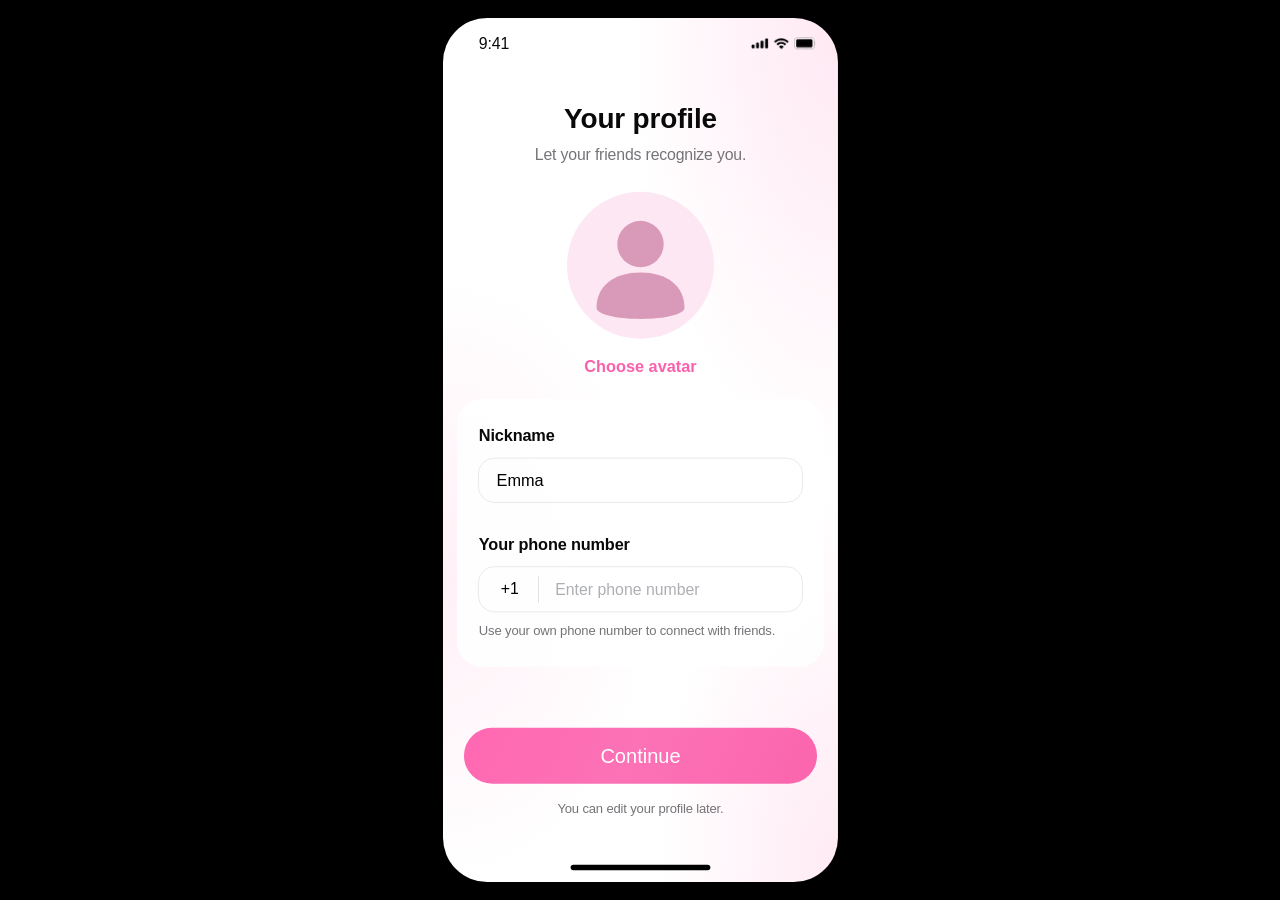
<file: location-html/index.html>
<!doctype html>
<html lang="en"><head><meta charset="UTF-8"><meta name="viewport" content="width=device-width, initial-scale=1"><title>Location · Location UI</title><link rel="stylesheet" href="styles.css?v=20261029-tabs2"></head><body data-page="location"><main id="viewer"><div id="viewport"><section id="screen" aria-label="Location"></section></div></main><script src="app.js?v=20261029-tabs2"></script><script src="product.js?v=20261029-tabs2"></script><script src="boot.js?v=20261029-tabs2"></script></body></html>
</file>
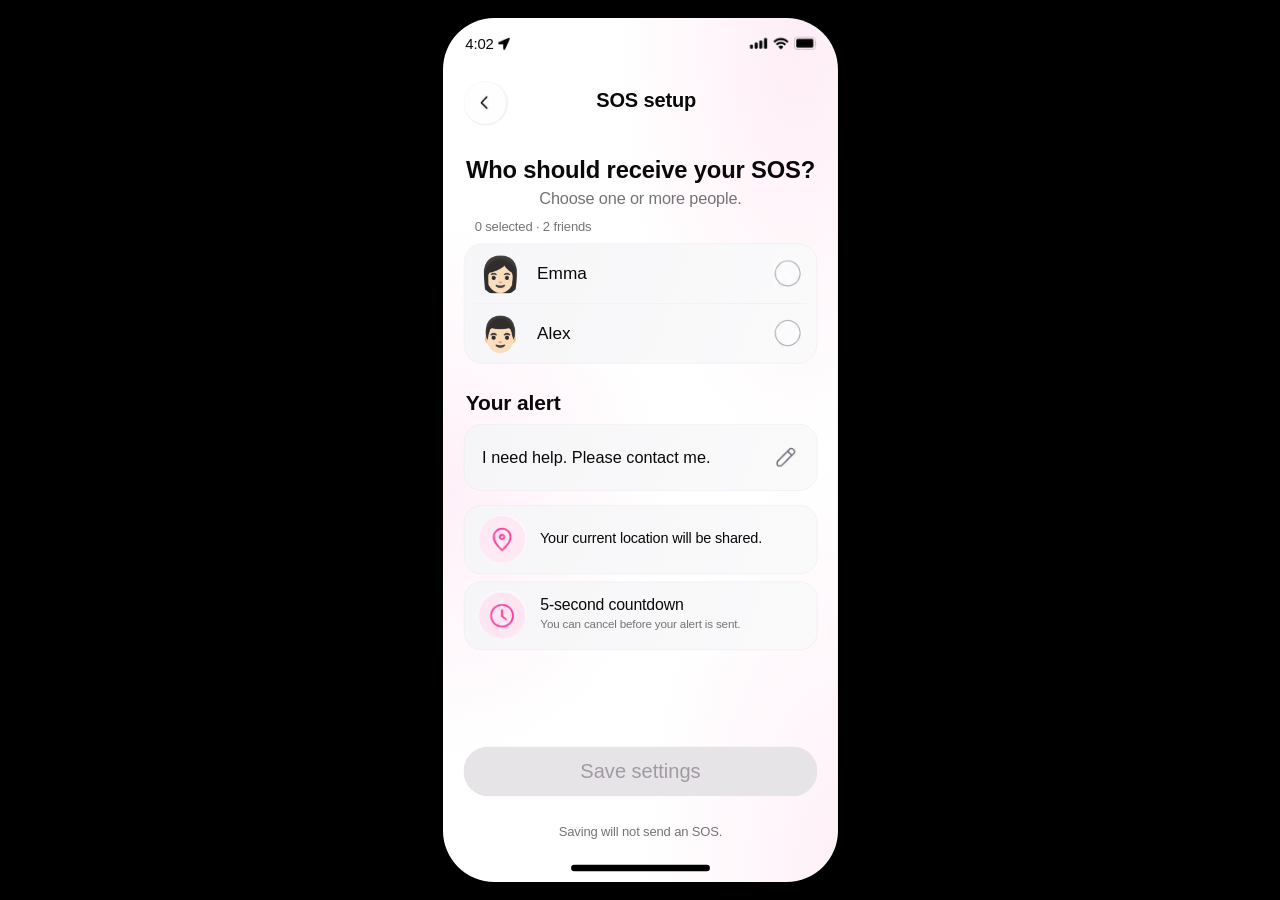
<file: location-html/active.html>
<!doctype html>
<html lang="en"><head><meta charset="UTF-8"><meta name="viewport" content="width=device-width, initial-scale=1"><title>Active · Location UI</title><link rel="stylesheet" href="styles.css?v=20261029-tabs2"></head><body data-page="active"><main id="viewer"><div id="viewport"><section id="screen" aria-label="Active"></section></div></main><script src="app.js?v=20261029-tabs2"></script><script src="product.js?v=20261029-tabs2"></script><script src="boot.js?v=20261029-tabs2"></script></body></html>
</file>
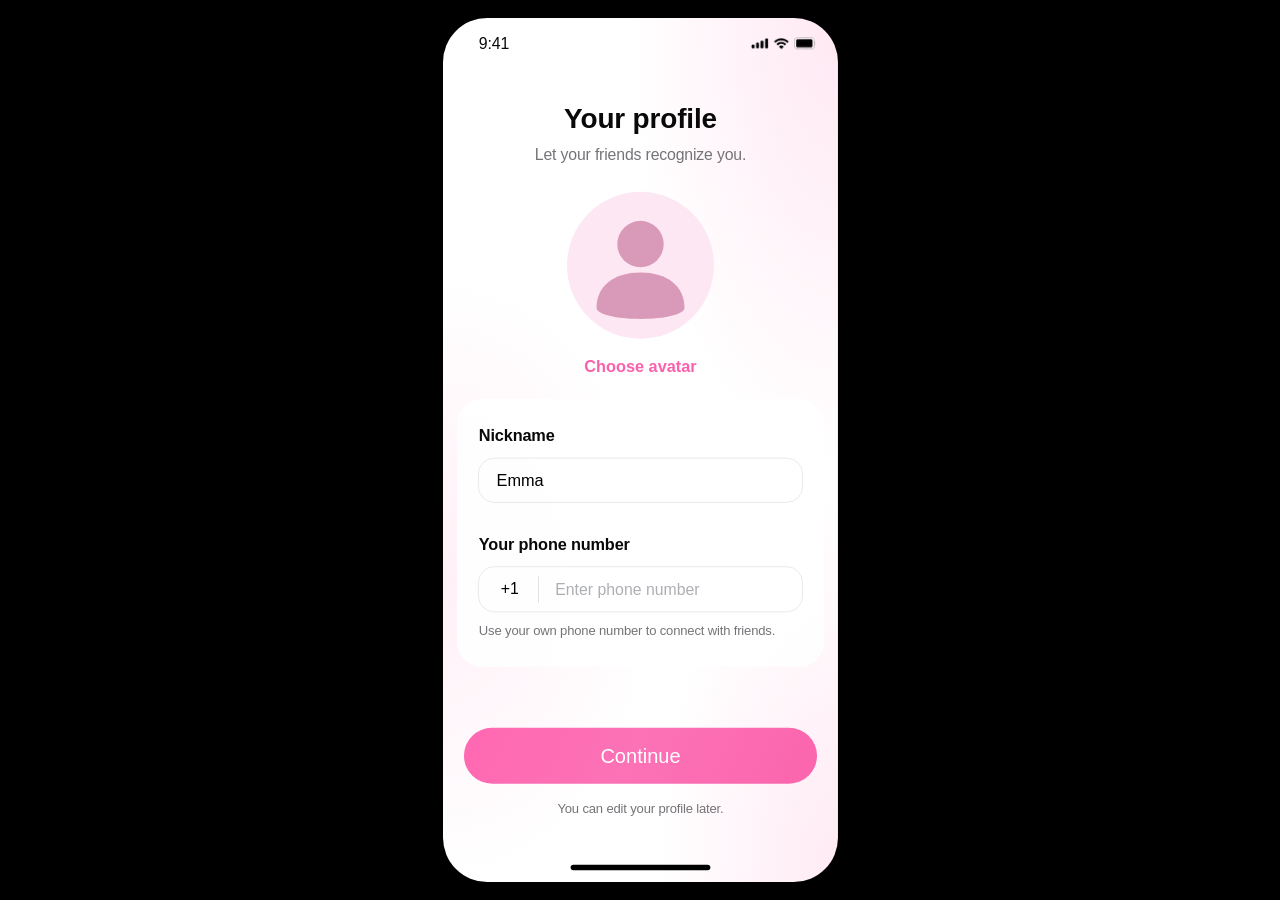
<file: location-html/activity.html>
<!doctype html>
<html lang="en"><head><meta charset="UTF-8"><meta name="viewport" content="width=device-width, initial-scale=1"><title>Activity · Location UI</title><link rel="stylesheet" href="styles.css?v=20261029-tabs2"></head><body data-page="activity"><main id="viewer"><div id="viewport"><section id="screen" aria-label="Activity"></section></div></main><script src="app.js?v=20261029-tabs2"></script><script src="product.js?v=20261029-tabs2"></script><script src="boot.js?v=20261029-tabs2"></script></body></html>
</file>
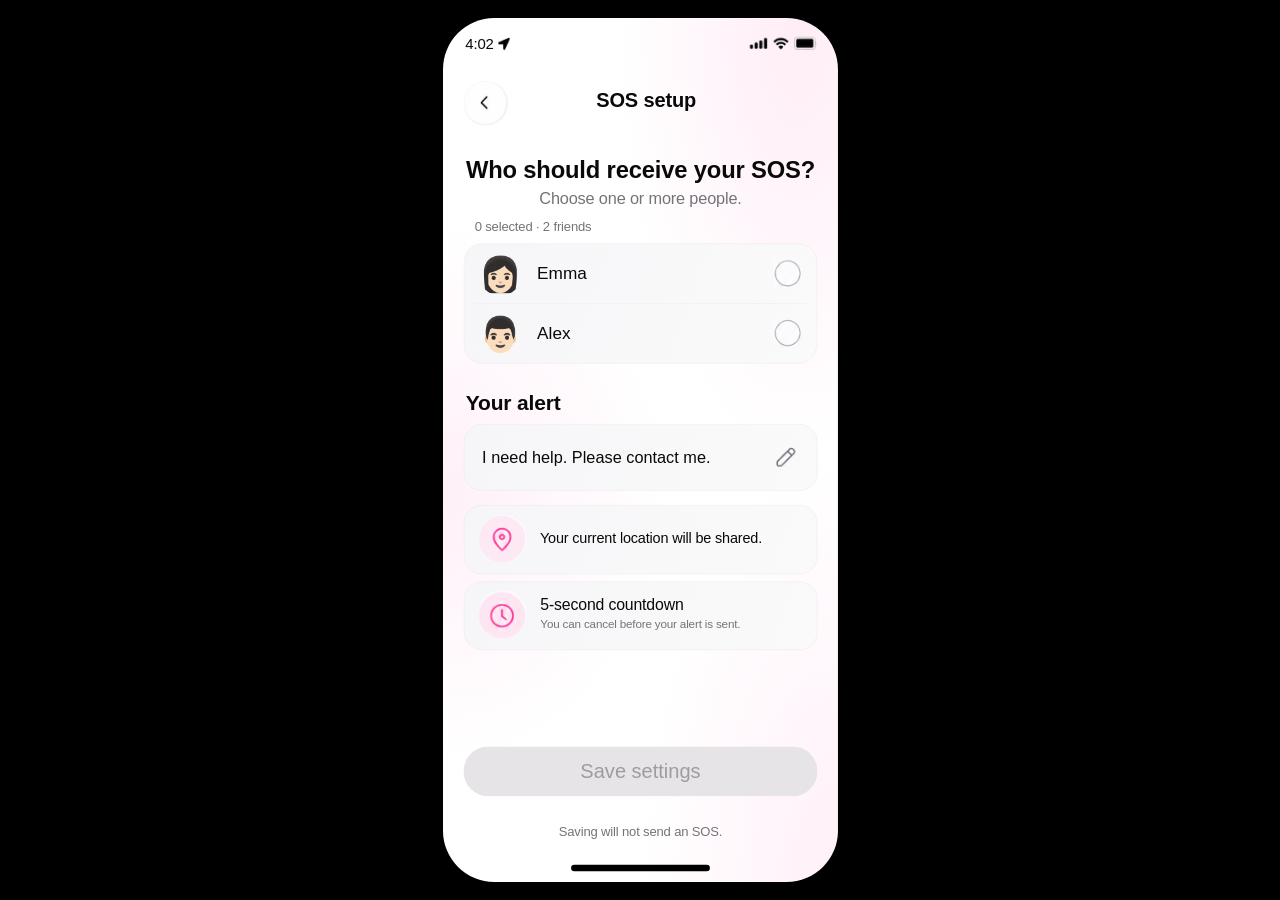
<file: location-html/countdown.html>
<!doctype html>
<html lang="en"><head><meta charset="UTF-8"><meta name="viewport" content="width=device-width, initial-scale=1"><title>Countdown · Location UI</title><link rel="stylesheet" href="styles.css?v=20261029-tabs2"></head><body data-page="countdown"><main id="viewer"><div id="viewport"><section id="screen" aria-label="Countdown"></section></div></main><script src="app.js?v=20261029-tabs2"></script><script src="product.js?v=20261029-tabs2"></script><script src="boot.js?v=20261029-tabs2"></script></body></html>
</file>
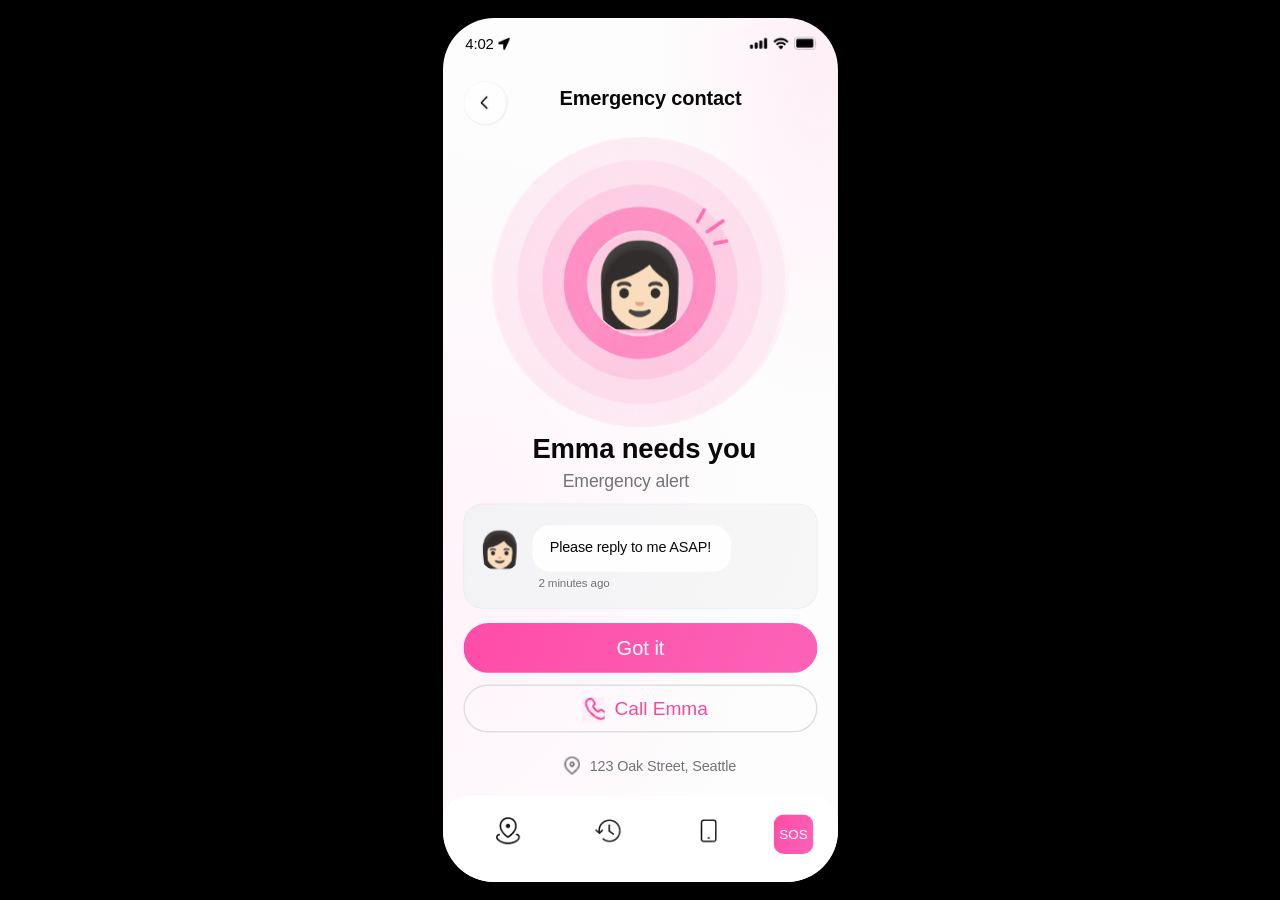
<file: location-html/emergency.html>
<!doctype html>
<html lang="en"><head><meta charset="UTF-8"><meta name="viewport" content="width=device-width, initial-scale=1"><title>Emergency · Location UI</title><link rel="stylesheet" href="styles.css?v=20261029-tabs2"></head><body data-page="emergency"><main id="viewer"><div id="viewport"><section id="screen" aria-label="Emergency"></section></div></main><script src="app.js?v=20261029-tabs2"></script><script src="product.js?v=20261029-tabs2"></script><script src="boot.js?v=20261029-tabs2"></script></body></html>
</file>
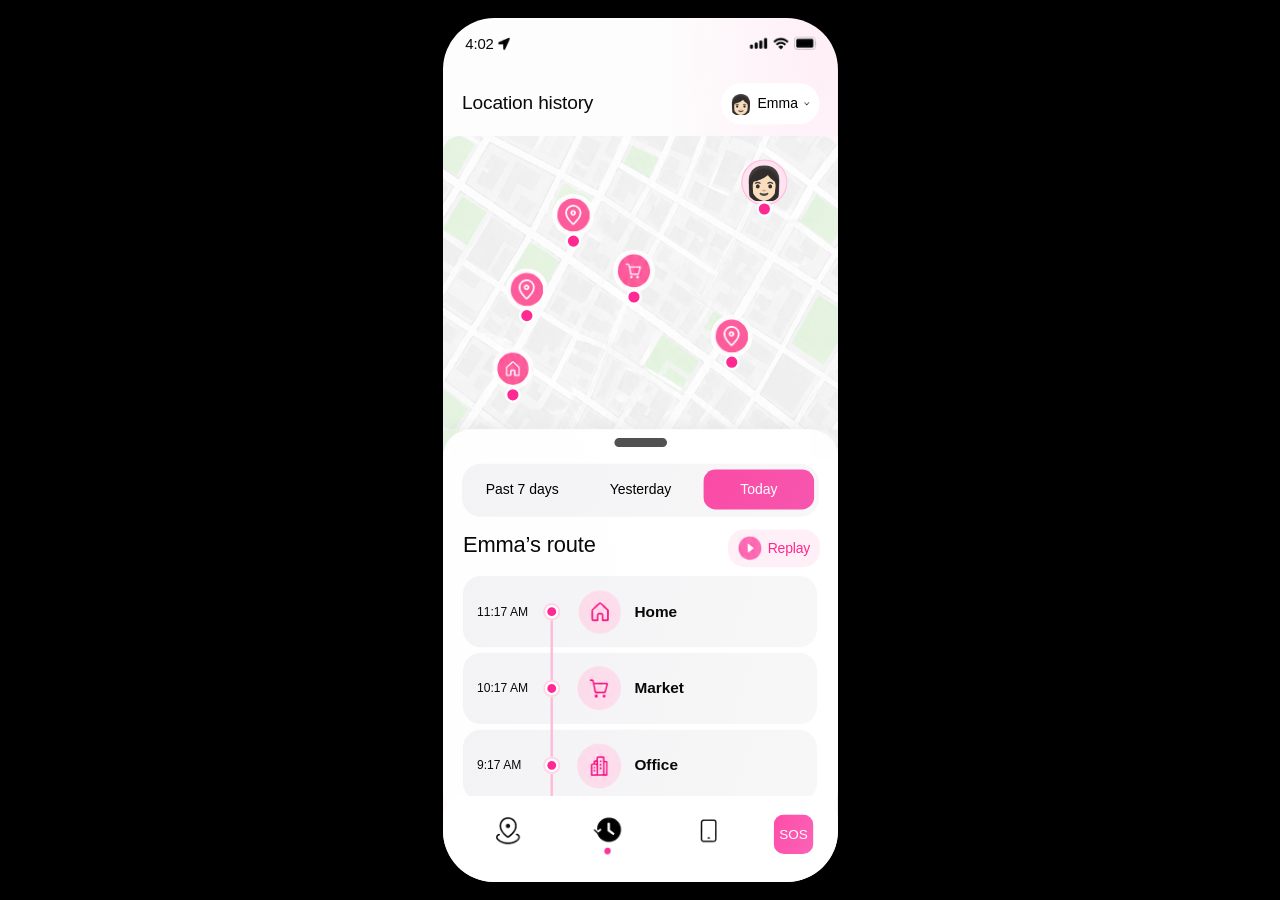
<file: location-html/history.html>
<!doctype html>
<html lang="en"><head><meta charset="UTF-8"><meta name="viewport" content="width=device-width, initial-scale=1"><title>History · Location UI</title><link rel="stylesheet" href="styles.css?v=20261029-tabs2"></head><body data-page="history"><main id="viewer"><div id="viewport"><section id="screen" aria-label="History"></section></div></main><script src="app.js?v=20261029-tabs2"></script><script src="product.js?v=20261029-tabs2"></script><script src="boot.js?v=20261029-tabs2"></script></body></html>
</file>
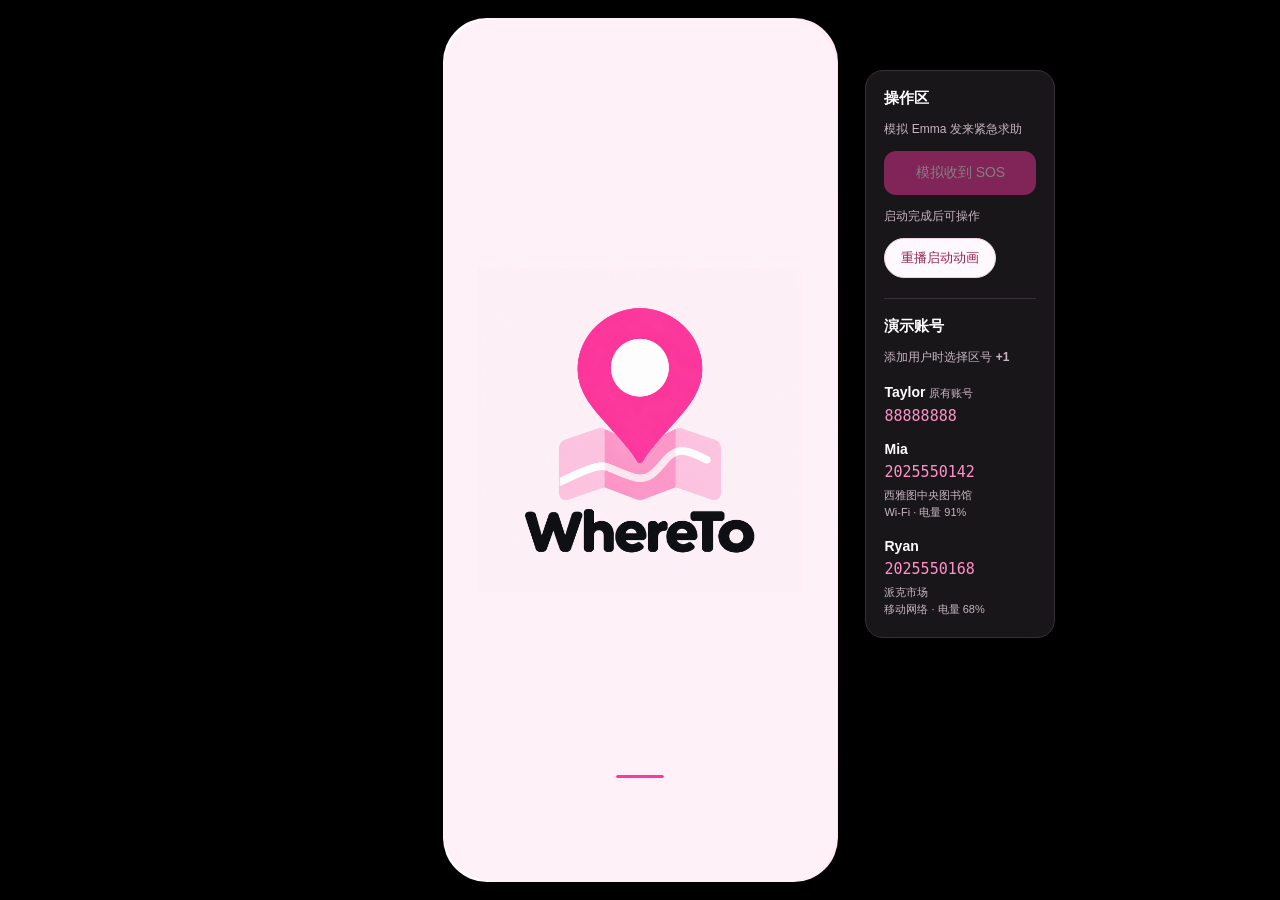
<file: location-html/launch.html>
<!doctype html>
<html lang="zh-CN">
<head>
  <meta charset="UTF-8">
  <meta name="viewport" content="width=device-width,initial-scale=1,viewport-fit=cover">
  <title>WhereTo · 启动动画</title>
  <style>
    * { box-sizing: border-box; }
    html, body { margin: 0; width: 100%; height: 100%; overflow: hidden; }
    body { background: #000; font-family: -apple-system, BlinkMacSystemFont, sans-serif; }
    iframe { position: absolute; inset: 0; width: 100%; height: 100%; border: 0; background: #000; }
    .splash { position: fixed; left: var(--app-left); top: var(--app-top); width: var(--app-width); height: var(--app-height); border-radius: var(--app-radius); overflow: hidden; z-index: 2; display: grid; place-items: center; background: #fff1f7; }
    .brand { width: 82%; margin-top: -10%; opacity: 0; transform: translateY(20px) scale(.94); }
    .brand img { display: block; width: 100%; height: auto; }
    .progress { position: absolute; bottom: 12%; width: 48px; height: 3px; border-radius: 3px; background: #f5d7e5; overflow: hidden; opacity: 0; }
    .progress::after { content: ''; display: block; height: 100%; border-radius: inherit; background: #ff36a5; transform: scaleX(0); transform-origin: left; }
    .running .brand { animation: arrive 950ms cubic-bezier(.18,.75,.25,1) 180ms forwards; }
    .running .progress { animation: appear 350ms ease 700ms forwards; }
    .running .progress::after { animation: load 1500ms cubic-bezier(.3,0,.2,1) 850ms forwards; }
    .leaving { opacity: 0; transition: opacity 500ms ease; pointer-events: none; }
    .replay { position: static; z-index: 3; right: 18px; bottom: max(18px, env(safe-area-inset-bottom)); border: 1px solid #edd3df; border-radius: 30px; padding: 10px 16px; color: #942250; background: #fff8fc; cursor: pointer; font: inherit; font-size: 13px; }
    .replay:focus-visible { outline: 3px solid #ff36a5; outline-offset: 3px; }
    .demo-controls { position: absolute; z-index: 3; left: calc(var(--app-left) + var(--app-width) + 28px); top: 42%; width: 190px; padding: 18px; border: 1px solid #383038; border-radius: 18px; background: #191619; color: #fff; }
    .demo-controls h2 { font-size: 15px; margin: 0 0 10px; }
    .demo-controls p, .demo-feedback { font-size: 12px; color: #c7b6c2; line-height: 1.6; }
    .demo-feedback { display: block; margin: 12px 0; }
    .receive-sos { width: 100%; border: 0; border-radius: 12px; padding: 13px 8px; background: #ff36a5; color: white; font: inherit; font-size: 14px; cursor: pointer; }
    .receive-sos:disabled { opacity: .45; cursor: default; }
    @media(max-width:900px) { html,body { overflow: auto; } .demo-controls { left: 50%; top: calc(var(--app-top) + var(--app-height) + 24px); transform: translateX(-50%); width: 260px; margin-bottom: 24px; } }
    .demo-accounts { margin-top: 20px; padding-top: 18px; border-top: 1px solid #383038; }
    .demo-accounts dl { margin: 0; }
    .demo-accounts dt { margin-top: 16px; font-size: 14px; font-weight: 600; }
    .demo-accounts dt span { font-size: 11px; color: #c7b6c2; font-weight: 400; }
    .demo-accounts dd { margin: 6px 0 0; }
    .demo-accounts code { font-size: 15px; color: #ff91c9; user-select: all; }
    .demo-accounts small { display: block; margin-top: 6px; color: #c7b6c2; font-size: 11px; line-height: 1.6; }
    @media(min-width:901px) { .demo-controls { top: 70px; max-height: calc(100vh - 94px); overflow-y: auto; } }
    @keyframes arrive { to { opacity: 1; transform: translateY(0) scale(1); } }
    @keyframes appear { to { opacity: 1; } }
    @keyframes load { to { transform: scaleX(1); } }
    @media (prefers-reduced-motion: reduce) {
      .running .brand { animation: appear 200ms ease forwards; transform: none; }
      .running .progress, .running .progress::after { animation: none; }
      .leaving { transition-duration: 150ms; }
    }
  </style>
</head>
<body>
  <iframe src="profile.html?onboarding=1&v=20261029-tabs2" title="WhereTo 首页" inert></iframe>
  <div class="splash" role="status" aria-label="WhereTo 正在启动">
    <div class="brand"><img src="assets/branding/whereto-logo-map-v4-blush.png" alt="WhereTo" fetchpriority="high"></div>
    <div class="progress" aria-hidden="true"></div>
  </div>
  <aside class="demo-controls" aria-label="演示操作区">
    <h2>操作区</h2><p>模拟 Emma 发来紧急求助</p>
    <button class="receive-sos" type="button" disabled>模拟收到 SOS</button>
    <span class="demo-feedback" role="status">启动完成后可操作</span>
    <button class="replay" type="button">重播启动动画</button>
    <section class="demo-accounts" aria-label="演示账号">
      <h2>演示账号</h2><p>添加用户时选择区号 <strong>+1</strong></p>
      <dl>
        <dt>Taylor <span>原有账号</span></dt><dd><code>88888888</code></dd>
        <dt>Mia</dt><dd><code>2025550142</code><small>西雅图中央图书馆<br>Wi-Fi · 电量 91%</small></dd>
        <dt>Ryan</dt><dd><code>2025550168</code><small>派克市场<br>移动网络 · 电量 68%</small></dd>
      </dl>
    </section>
  </aside>
  <script>
    const splash = document.querySelector('.splash');
    const app = document.querySelector('iframe');
    const logo = document.querySelector('.brand img');
    let exitTimer, hideTimer;
    function fitSplash() {
      // Match boot.js sizing and styles.css phone frame, in the embedded viewport.
      const mobile = innerWidth <= 600;
      const width = mobile ? innerWidth : Math.min(430, (innerHeight - 36) * 848 / 1855);
      const root = document.documentElement.style;
      root.setProperty('--app-width', width + 'px');
      root.setProperty('--app-height', width * 1855 / 848 + 'px');
      root.setProperty('--app-left', (innerWidth - width) / 2 + 'px');
      root.setProperty('--app-top', mobile ? '0px' : '18px');
      root.setProperty('--app-radius', width * 110 / 848 + 'px');
    }
    addEventListener('resize', fitSplash);
    fitSplash();
    function replay() {
      clearTimeout(exitTimer);
      clearTimeout(hideTimer);
      app.inert = true;
      document.querySelector('.receive-sos').disabled = true;
      splash.hidden = false;
      splash.style.display = 'grid';
      splash.classList.remove('running', 'leaving');
      void splash.offsetWidth;
      splash.classList.add('running');
      exitTimer = setTimeout(() => {
        splash.classList.add('leaving');
        app.inert = false;
        document.querySelector('.receive-sos').disabled = false;
        document.querySelector('.demo-feedback').textContent = '点击按钮，在手机内查看通知';
        hideTimer = setTimeout(() => { splash.style.display = 'none'; splash.hidden = true; }, 550);
      }, 2600);
    }
    document.querySelector('.replay').addEventListener('click', replay);
    document.querySelector('.receive-sos').addEventListener('click', () => {
      app.contentWindow.postMessage({type:'whereto-demo-sos'}, '*');
      document.querySelector('.demo-feedback').textContent = '已触发通知，点击手机顶部通知查看';
    });
    logo.decode().catch(() => {}).then(replay);
  </script>
</body>
</html>
</file>
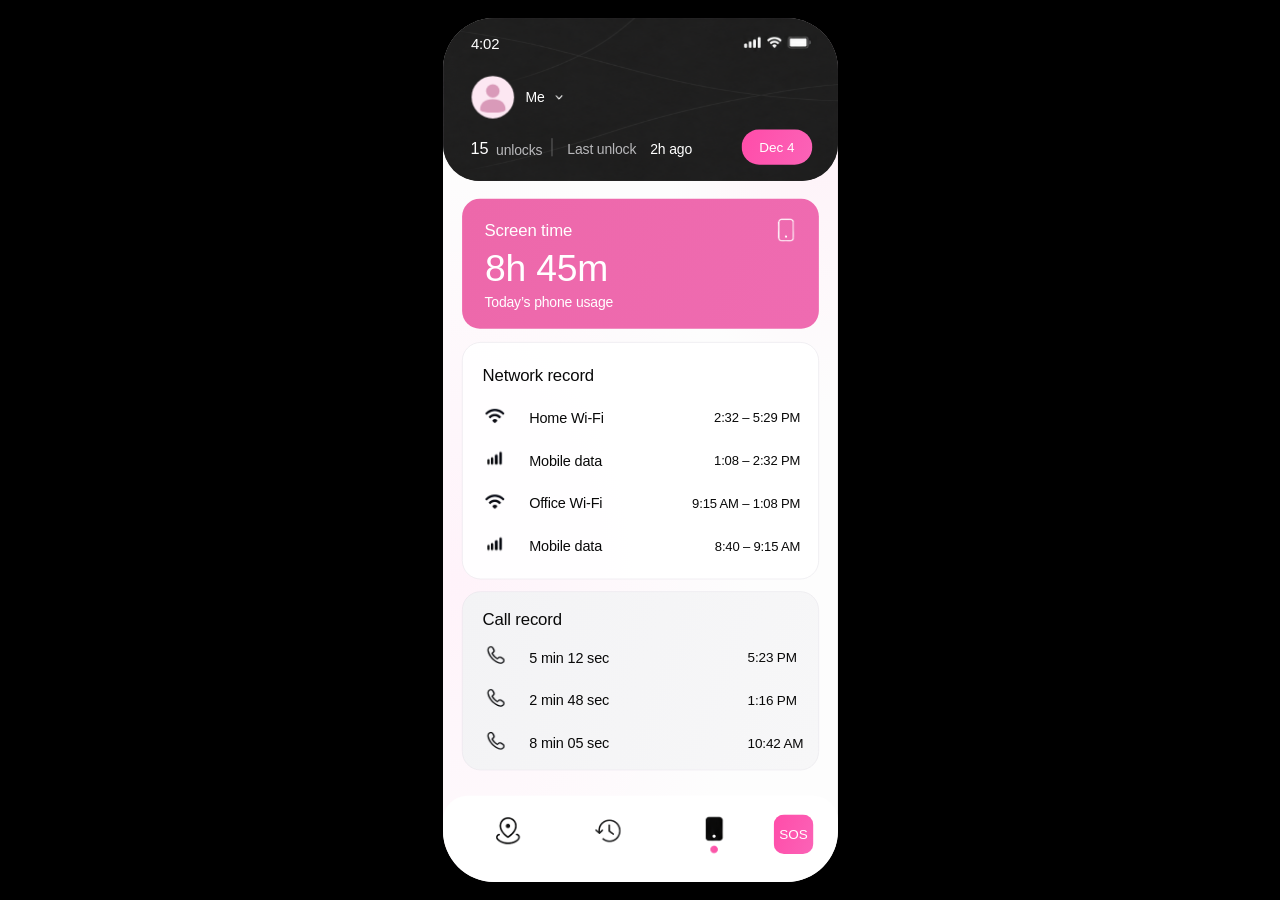
<file: location-html/overview.html>
<!doctype html>
<html lang="en"><head><meta charset="UTF-8"><meta name="viewport" content="width=device-width, initial-scale=1"><title>Overview · Location UI</title><link rel="stylesheet" href="styles.css?v=20261029-tabs2"></head><body data-page="overview"><main id="viewer"><div id="viewport"><section id="screen" aria-label="Overview"></section></div></main><script src="app.js?v=20261029-tabs2"></script><script src="product.js?v=20261029-tabs2"></script><script src="boot.js?v=20261029-tabs2"></script></body></html>
</file>
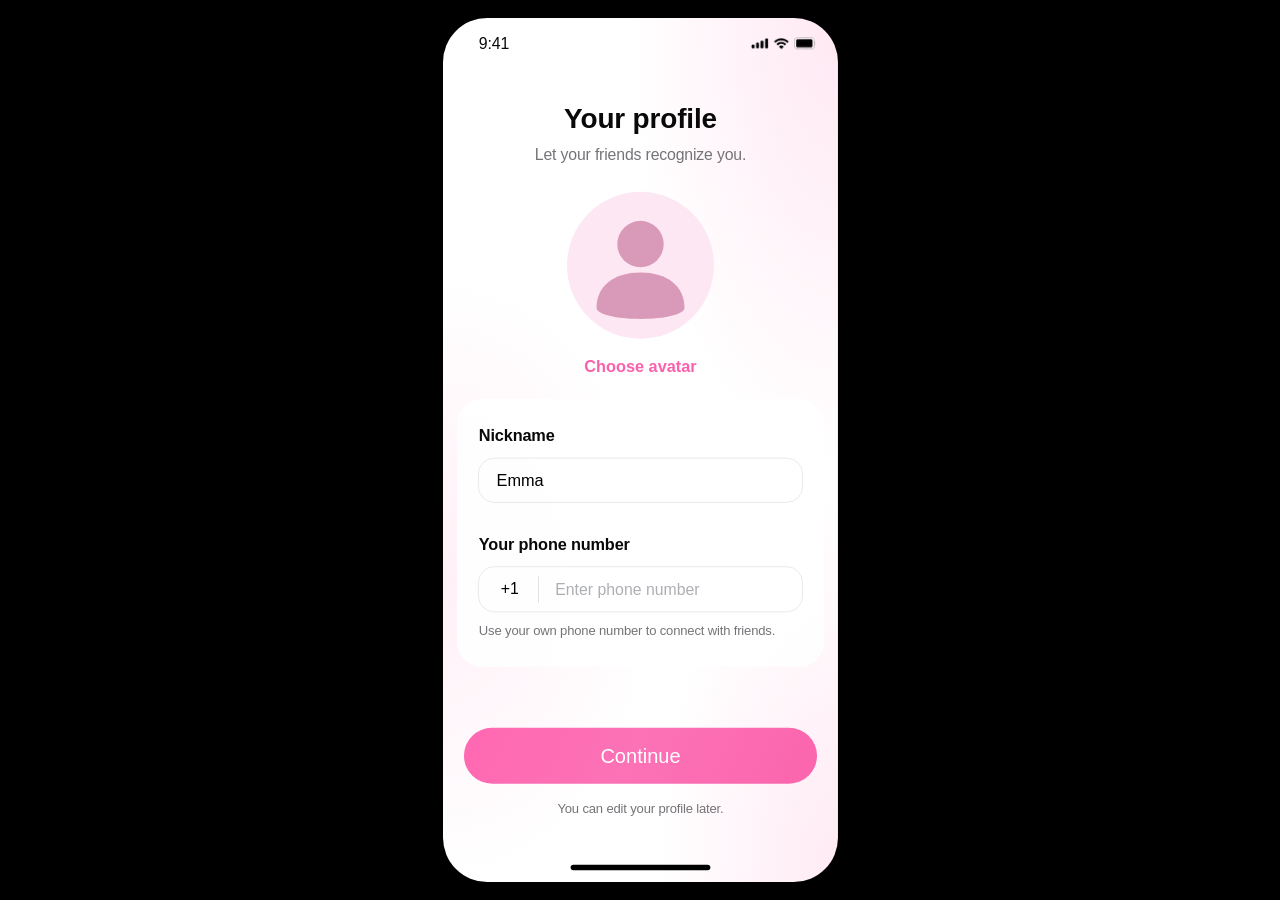
<file: location-html/profile.html>
<!doctype html>
<html lang="en"><head><meta charset="UTF-8"><meta name="viewport" content="width=device-width, initial-scale=1"><title>Your profile · Location UI</title><link rel="stylesheet" href="styles.css?v=20261029-tabs2"></head><body data-page="profile"><main id="viewer"><div id="viewport"><section id="screen" aria-label="Location"></section></div></main><script src="app.js?v=20261029-tabs2"></script><script src="product.js?v=20261029-tabs2"></script><script src="boot.js?v=20261029-tabs2"></script></body></html>
</file>
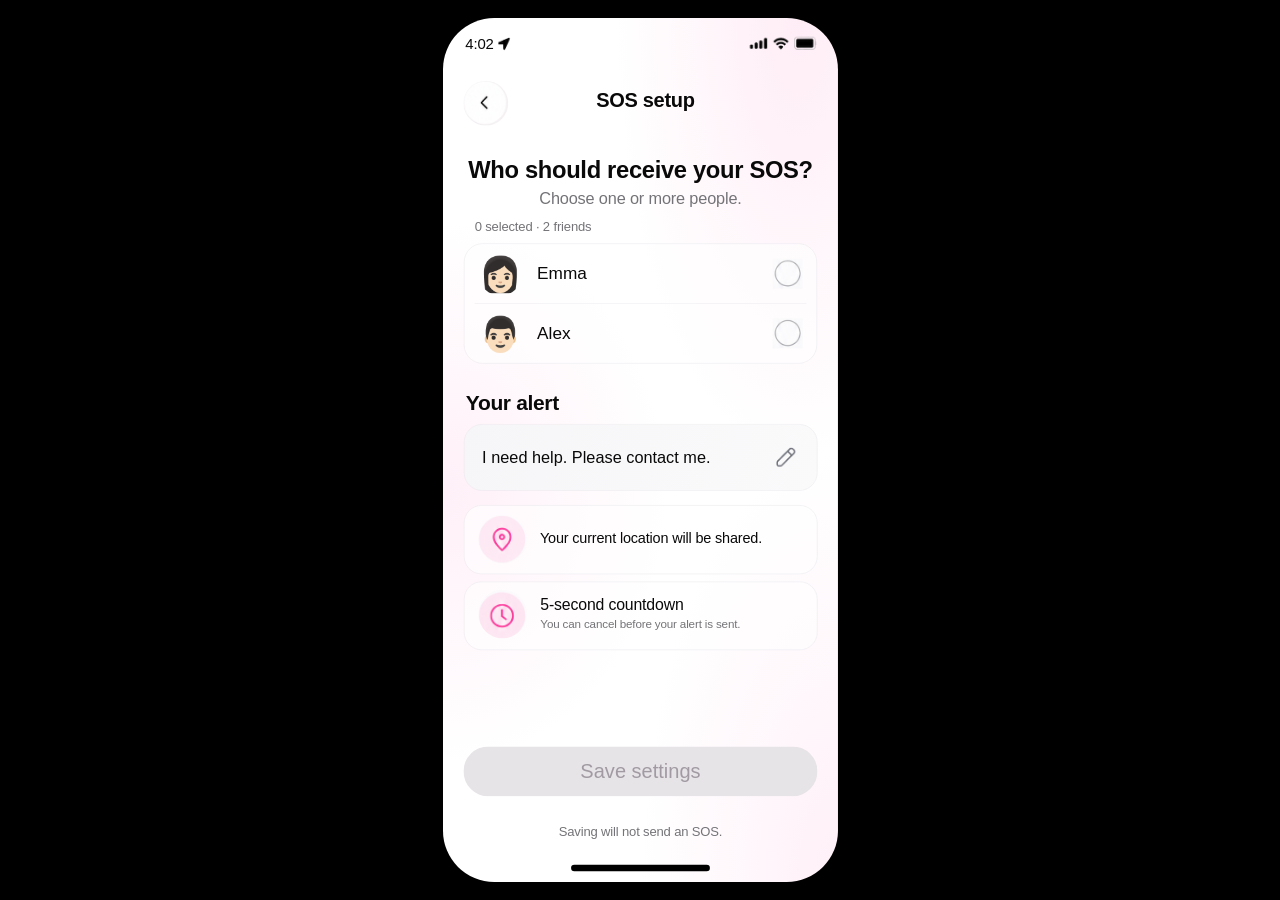
<file: location-html/setup.html>
<!doctype html>
<html lang="en"><head><meta charset="UTF-8"><meta name="viewport" content="width=device-width, initial-scale=1"><title>Setup · Location UI</title><link rel="stylesheet" href="styles.css?v=20261029-tabs2"></head><body data-page="setup"><main id="viewer"><div id="viewport"><section id="screen" aria-label="Setup"></section></div></main><script src="app.js?v=20261029-tabs2"></script><script src="product.js?v=20261029-tabs2"></script><script src="boot.js?v=20261029-tabs2"></script></body></html>
</file>
<file: location-html/styles.css>
*{box-sizing:border-box}html,body{margin:0;min-height:100%;font-family:-apple-system,BlinkMacSystemFont,'Helvetica Neue',Arial,sans-serif;color:#090909}body{background:#000}button,input,textarea{font:inherit}button,a,input,textarea{-webkit-tap-highlight-color:transparent}button,a{touch-action:manipulation}button{cursor:pointer}button:focus-visible,a:focus-visible{outline:4px solid #bd1871;outline-offset:4px}a{color:inherit;text-decoration:none}button{border:0}#viewer{display:flex;justify-content:center;min-height:100vh;padding:18px}#viewport{position:relative;flex:none}#screen{position:absolute;width:848px;height:1855px;transform-origin:0 0;overflow:hidden;background:radial-gradient(ellipse at 95% 4%,#ffeff7 0,transparent 30%),radial-gradient(ellipse at 3% 65%,#fff3fa 0,transparent 55%),#fdfdfd;border-radius:110px}.frame-pink{position:absolute;inset:0;background:linear-gradient(110deg,#f2c6e7,#ffd5e6);z-index:-1}.pos{position:absolute}.text{margin:0;line-height:1.22;letter-spacing:-.5px}.muted{color:#747478}.strong{font-weight:600}.asset{object-fit:contain;display:block}.blend{mix-blend-mode:multiply}.panel{border-radius:46px;background:linear-gradient(110deg,#f3f3f5,#f7f7f8);border:1.4px solid #e0dfe5}.white{background:rgba(255,255,255,.93)}.pink{background:linear-gradient(110deg,#ff36a5,#fb50af);color:white}.pill{border-radius:999px}.soft-button{background:#fff;box-shadow:0 16px 40px #36323f0c;border-radius:60px}.flat{padding:0;background:transparent}.overlay-hit{position:absolute;background:transparent;border:0;padding:0;border-radius:30px}.overlay-hit:active{background:#ff59ad18}.status{position:absolute;left:48px;top:36px;font-size:32px;font-weight:500;letter-spacing:-1.2px}.status-icons{position:absolute;right:44px;top:38px;width:154px;height:34px;background-position:center;background-size:contain;background-repeat:no-repeat}.status.dark{color:white}.tabbar{position:absolute;left:0;width:848px;height:185px;background:#ffffffef;border-radius:52px 52px 90px 90px;display:flex;align-items:flex-start;justify-content:space-around;padding:35px 33px 0}.tab{position:relative;width:108px;height:112px;display:flex;align-items:flex-start;justify-content:center;padding-top:3px}.tab img{object-fit:contain;max-width:82px;height:82px;mix-blend-mode:multiply}.tab.selected img{height:104px;max-width:88px}.tab.sos img{height:84px;width:84px;mix-blend-mode:normal}.primary{background:linear-gradient(110deg,#ff4ca9,#fb63b7);color:white;border-radius:60px;text-align:center;font-weight:500}.secondary{background:transparent;border:3px solid #dedde1;border-radius:60px;color:#fc469e}.home-indicator{position:absolute;width:298px;height:14px;border-radius:20px;background:#000;left:275px;bottom:22px}.header-title{font-size:43px;font-weight:600;letter-spacing:-1px}.sidebar{position:fixed;left:24px;top:30px;width:220px;font-size:14px;color:#655965}.sidebar h1{font-size:19px;color:#221b24}.sidebar p{line-height:1.7}.sidebar a{display:block;padding:9px 12px;border-radius:9px}.sidebar a.current{background:white;color:#c82780}.sidebar .note{font-size:12px;margin-top:22px}.reference-link{margin-top:14px;text-decoration:underline}body.capture #viewer{padding:0;justify-content:flex-start}body.capture .sidebar{display:none}body.capture{background:#000}.dialog-shade{position:absolute;inset:0;z-index:50;background:#0005;display:flex;align-items:center;justify-content:center}.dialog{width:740px;background:#fff;border-radius:44px;padding:44px;font-size:30px;box-shadow:0 25px 80px #0002}.dialog h2{margin:0 0 28px;font-size:36px}.dialog button{display:block;width:100%;border-radius:24px;padding:22px;margin-top:18px}.dialog input{width:100%;padding:20px;border:1px solid #ddd;border-radius:20px}.toast{position:absolute;left:75px;right:75px;bottom:215px;padding:24px;background:#242126;color:#fff;text-align:center;border-radius:28px;z-index:80;font-size:25px}.screen-reader{position:absolute;width:1px;height:1px;overflow:hidden;clip-path:inset(50%)}.inline-edit{border:0;outline:0;background:transparent;color:inherit;resize:none;padding:0;line-height:1.25}.big-num{font-weight:700;letter-spacing:-4px}.divider{position:absolute;height:1.5px;background:#e0dfe4}.selected-ring{outline:4px solid #ff4ca9}.count-center{position:absolute;left:244px;top:432px;width:360px;height:360px;border-radius:50%;background:radial-gradient(ellipse at 50% 50%,#fffbfd,#fff4fa)}.hidden{display:none!important}@media(max-width:1100px){.sidebar{display:none}}@media(max-width:600px){#viewer{padding:0}body{background:#000}}
.asset[src*="avatar-"]{border-radius:24%}.asset[src$="home.png"],.asset[src$="compass.png"],.asset[src$="back.png"],.asset[src$="calendar.png"],.asset[src$="dots.png"]{border-radius:50%}.tabbar{padding:0;display:block}.tab{position:absolute;top:32px;width:100px;height:112px;padding:0}.tab:nth-child(1){left:61px}.tab:nth-child(2){left:218px}.tab:nth-child(3){left:375px}.tab:nth-child(4){left:532px}.tab:nth-child(5){left:709px;top:39px;width:84px;height:84px}.tab img,.tab.selected img{width:100px;height:112px;max-width:none;object-fit:contain}.tab.sos img{width:84px;height:84px}.strong{font-weight:550}
.asset[src*="avatar-"]:not([src$="avatar-john.png"]){border-radius:50%}.asset[src$="typing.png"]{border-radius:32px;mix-blend-mode:normal}.asset[src$="composer-smile.png"],.asset[src$="composer-send.png"]{border-radius:50%}
html,body{font-family:'Helvetica Neue',Helvetica,Arial,sans-serif;font-weight:400}.text{letter-spacing:-.35px}.asset[src$="dark-texture.png"]{border-radius:78px;object-fit:fill}.asset[src$="screen-phone.png"]{border-radius:16px}
.asset[src$="sos-halo.png"],.asset[src$="sos-bell.png"]{border-radius:50%}.primary{font-weight:400}.secondary{font-weight:400}body[data-page="emergency"] .secondary{padding-left:95px}.strong{font-weight:500}body[data-page="emergency"] .strong{font-weight:600}.pink{background:linear-gradient(115deg,#fa4ba6,#f756ae)}.asset[src$="call-pink.png"]{mix-blend-mode:multiply}
.asset[src^="assets/setup-check"],.asset[src^="assets/setup-unchecked"],.asset[src^="assets/setup-pin"],.asset[src^="assets/setup-clock"],.asset[src$="active-location.png"],.asset[src$="countdown-close.png"],.asset[src$="countdown-settings.png"]{border-radius:50%}
.asset[src$="countdown-ring.png"]{mask-image:radial-gradient(circle at center,transparent 0px,transparent 204px,#000 207px,#000 266px,transparent 269px)}
body[data-page="active"] .primary{padding-left:80px}.asset[src$="active-call.png"]{border-radius:12px}body[data-page="overview"] .strong{font-weight:500}

.emoji-avatar{display:flex;align-items:center;justify-content:center;background:#ffeaf3;line-height:1;font-family:"Apple Color Emoji","Segoe UI Emoji","Noto Color Emoji",sans-serif;overflow:hidden;isolation:isolate;user-select:none;}
.product-shade{position:absolute;inset:0;background:#0007;z-index:100;display:flex;align-items:flex-end}.product-sheet{width:100%;max-height:88%;overflow:auto;background:#fafafa;border-radius:56px 56px 0 0;padding:35px 45px 70px;font-size:30px}.product-sheet h2{font-size:43px;margin:50px 0 25px}.product-sheet p{line-height:1.5;color:#727278}.sheet-handle{width:115px;height:12px;border-radius:10px;background:#bbb;margin:auto}.sheet-close{float:right;background:transparent;color:#ed4599;padding:20px;font-size:27px}.product-sheet label{display:block;margin:40px 0}.product-sheet input,.profile-input{display:block;background:white;border:2px solid #e5e4e8;border-radius:28px;padding:24px;font-size:32px;width:100%;margin-top:18px}.product-action{display:block;width:100%;padding:26px;margin-top:20px;background:#f65ba9;color:white;border-radius:28px;font-size:30px}.profile-input{margin:0}

#screen.profile-screen{background:radial-gradient(ellipse at 100% 0%,#ffe8f3 0,transparent 37%),radial-gradient(ellipse at 0% 65%,#fff0f7 0,transparent 38%),radial-gradient(ellipse at 100% 100%,#ffeaf4 0,transparent 32%),#fff;border-radius:95px}.profile-screen .profile-input{width:698px;padding:22px 38px;background:#fff9;border:2px solid #e7e6eb;font-size:35px;border-radius:35px}.profile-phone{background:#fff9;border:2px solid #e7e6eb}.profile-phone-input{font-size:34px;border:0;outline:0;background:transparent;padding:0;color:#111}.profile-phone-input::placeholder{color:#aeafb5}.profile-screen .primary{background:linear-gradient(110deg,#ff61ae,#fa69b1)}

.member-scroll{overflow-y:auto;overflow-x:hidden;overscroll-behavior:contain;scrollbar-width:none;border-radius:36px 36px 0 0;touch-action:pan-y}.member-scroll::-webkit-scrollbar{display:none}.member-card{position:relative;width:765px;height:190px;margin-bottom:18px;border-radius:36px}.member-card:last-child{margin-bottom:0}.member-card-inner{position:relative;width:765px;height:190px}

.member-card .overlay-hit{inset:0!important;width:100%!important;height:100%!important;border-radius:36px;z-index:2}.member-card:active{background:#fff0f7}.member-card .overlay-hit:active{background:#ff59ad20}

.member-meta{display:flex;align-items:center;gap:28px;font-size:24px;white-space:nowrap}.member-meta>span{display:inline-flex;align-items:center;gap:12px}.member-meta img{width:31px;height:32px;object-fit:contain;mix-blend-mode:multiply}

.overview-scroll{overflow-y:auto;overflow-x:hidden;overscroll-behavior:contain;scrollbar-width:none;touch-action:pan-y}.overview-scroll::-webkit-scrollbar{display:none}.overview-scroll-inner{position:relative;width:848px;height:1275px}

.product-shade:has(.add-friend-sheet){background:rgba(20,20,20,.78)}
.add-friend-sheet{height:852px;max-height:94%;padding:0 33px 78px;background:#fff;border-radius:60px 60px 0 0;position:relative;overflow-y:auto}
.add-friend-sheet .sheet-handle{width:126px;height:13px;background:#c3c3c9;margin:29px auto 50px;border-radius:10px}
.add-friend-sheet .sheet-close{display:none}
.add-friend-card{position:relative;height:682px;border:2px solid #e2e2e7;background:#f6f6f7;border-radius:32px;padding:61px 26px 36px}
.add-friend-card h2{font-size:51px;line-height:1.2;font-weight:700;letter-spacing:-1px;margin:0 20px 18px}
.add-friend-card p{font-size:32px;line-height:1.25;color:#57585e;margin:0 20px;letter-spacing:-.4px;white-space:nowrap}
.add-friend-card .add-phone-label{display:block;font-size:32px;margin:69px 20px 22px;color:#202129}
.add-phone-row{display:flex;align-items:center;height:106px;background:#fff;border:2px solid #ebebed;border-radius:34px;overflow:hidden}
.add-phone-row select{appearance:none;width:126px;flex:none;border:0;border-right:2px solid #dedee3;border-radius:0;background:transparent;height:66px;font-size:33px;padding:0 34px;color:#080808}
.add-phone-row input{width:0;min-width:0;flex:1;border:0;border-radius:0;background:transparent;margin:0;padding:20px 42px;font-size:32px;outline:none}
.add-phone-row input::placeholder{color:#85858b}
.add-friend-card .add-phone-row+p{font-size:28px;margin-top:25px}
.add-friend-card .product-action{height:108px;padding:0;margin:73px 0 0;font-size:35px;font-weight:500;border-radius:31px;background:linear-gradient(110deg,#f756a3,#f05ba5)}

body[data-page="setup"] #screen,body[data-page="countdown"] #screen,body[data-page="active"] #screen{background:radial-gradient(ellipse at 90% 0%,#ffedf6 0,transparent 36%),radial-gradient(ellipse at 0% 55%,#fff0f8 0,transparent 40%),radial-gradient(ellipse at 100% 100%,#fff0f8 0,transparent 35%),#fff}
body[data-page="setup"] .strong,body[data-page="countdown"] .strong,body[data-page="active"] .strong{font-weight:650}
body[data-page="setup"] .panel,body[data-page="countdown"] .panel,body[data-page="active"] .panel{border-color:#e6e5e9;background:linear-gradient(110deg,#f6f6f8,#fafafb)}
body[data-page="setup"] .panel.white{background:#ffffff9c}
body[data-page="setup"] .primary,body[data-page="countdown"] .primary,body[data-page="active"] .primary{background:linear-gradient(110deg,#ff34a3,#fc51ae)}
.asset[src*="sos-avatar-"]{border-radius:50%}

body[data-page="setup"] button.primary,body[data-page="countdown"] button.primary,body[data-page="active"] button.primary{font-weight:400}body[data-page="setup"] .text.strong:not(:first-child){letter-spacing:-.7px}body[data-page="active"] .primary{padding-left:110px}

/* Compact anchored member selection; dimensions use the 848px design canvas. */
.member-picker-shade{z-index:100;background:transparent}
.compact-member-menu{position:absolute;width:506px;padding:12px;border:2px solid #f0e9ef;border-radius:40px;background:#fff;box-shadow:0 16px 48px #4720390b;max-height:588px;overflow:auto;scrollbar-width:none}
.compact-member-menu::-webkit-scrollbar{display:none}
.compact-member-row{position:relative;width:100%;height:112px;display:flex;align-items:center;gap:24px;padding:0 20px;border:0;border-radius:28px;background:transparent;color:#171719;font:500 32px -apple-system,BlinkMacSystemFont,'Helvetica Neue',sans-serif;text-align:left;cursor:pointer}
.compact-member-row img{width:72px;height:72px;flex-shrink:0;border-radius:50%;object-fit:cover}
.compact-member-row:not(:last-child):not(.is-selected):before{content:'';position:absolute;bottom:0;left:116px;right:24px;height:2px;background:#f3f0f3}
.compact-member-row.is-selected,.compact-member-row:active{background:#fff0f7;color:#ef3b94}
.compact-member-row.is-selected:after{content:'';width:14px;height:14px;flex-shrink:0;border-radius:50%;background:#fa45a1;margin-left:auto}
.compact-member-row:focus{outline:none}.compact-member-row:focus-visible{outline:2px solid #fa45a1;outline-offset:-3px}

.sos-recipient-list{overflow-y:auto;overscroll-behavior:contain;padding:0 22px;scrollbar-width:none}.sos-recipient-list::-webkit-scrollbar,.sos-recipient-strip::-webkit-scrollbar,.sos-active-recipients::-webkit-scrollbar{display:none}
.sos-recipient-row{display:flex;align-items:center;gap:32px;width:100%;min-height:128px;padding:16px 8px;background:transparent;text-align:left;color:#090909;border-bottom:1px solid #e9e7eb;font-size:37px}.sos-recipient-row:last-child{border-bottom:0}.sos-recipient-row:active{background:#fff0f7}.sos-recipient-avatar{width:94px;height:94px;border-radius:50%;object-fit:cover;flex-shrink:0}.sos-recipient-row span{flex:1;overflow-wrap:anywhere}.sos-recipient-check{width:64px;height:64px;object-fit:contain;flex-shrink:0}
[data-save-sos]:disabled{background:#e7e4e8;color:#a19aa2;cursor:default}.sos-empty{text-align:center;padding:90px 20px;font-size:32px;color:#747478}.sos-empty button{display:block;margin:26px auto 0;padding:18px 35px;border-radius:28px;color:#fff;background:#fa4ba6}
.sos-recipient-strip{display:flex;gap:30px;overflow-x:auto;overflow-y:hidden;scrollbar-width:none;overscroll-behavior:contain}.sos-recipient-strip>div{flex:0 0 145px;text-align:center;font-size:31px}.sos-recipient-strip img{display:block;width:140px;height:140px;border-radius:50%;object-fit:cover;margin:0 auto 10px}.sos-recipient-strip span{display:block;white-space:nowrap;overflow:hidden;text-overflow:ellipsis}
.sos-active-recipients{overflow-y:auto;scrollbar-width:none;overscroll-behavior:contain}.sos-delivery-row{display:flex;gap:32px;align-items:center;min-height:126px}.sos-delivery-row img{width:104px;height:104px;border-radius:50%;object-fit:cover}.sos-delivery-row span{font-size:35px;display:block}.sos-delivery-row small{font-size:28px;color:#747478;display:block;margin-top:5px}
#screen button[data-save-sos]{padding:0}
#screen button[data-save-sos]:disabled{background:#e7e4e8;color:#a19aa2}

.phone-finder{text-align:left;padding-left:40px;color:#747478}.list-add{display:flex;align-items:center;justify-content:center;gap:12px;background:#fff0f7;color:#ed3e98;font-size:29px!important;font-weight:500;border-radius:36px}.list-add img{width:30px;height:30px}.place-card{display:flex;gap:26px;align-items:center;background:#f5f5f7;border-radius:36px;min-height:142px;margin-bottom:16px;padding:22px 28px}.place-card>img{width:96px;height:96px;border-radius:50%;object-fit:cover;flex-shrink:0}.place-card strong{display:block;font-size:32px;font-weight:500;margin-bottom:10px}.place-card span{font-size:25px;color:#79797e;overflow-wrap:anywhere}.places-empty{background:#f5f5f7;border-radius:36px;padding:64px 30px;text-align:center;font-size:32px;color:#747478}.places-empty small{display:block;font-size:25px;margin-top:18px}.place-type{display:block;margin-top:18px;background:white;border:2px solid #e5e4e8;border-radius:28px;padding:24px;width:100%;font:inherit}

/* One compact control row keeps the member and place lists in view. */
.location-list-header{display:flex;align-items:center;gap:20px}
.location-list-tabs{display:flex;flex:1;min-width:0;height:94px;padding:8px;border-radius:34px;background:#f3f3f5}
.location-list-tabs button{flex:1;min-width:0;border-radius:27px;background:transparent;color:#171719;font-size:31px;font-weight:500}
.location-list-tabs button.is-active{background:#fa43a6;color:#fff}
.location-list-add{flex:0 0 174px;height:88px;background:transparent;color:#f52a96;font-size:29px;font-weight:500;padding:0;white-space:nowrap;border-radius:26px}
.location-list-add:active{background:#fff0f7}

.profile-icon-button{display:flex;align-items:center;justify-content:center}.profile-icon-button img{width:43px;height:43px}
.phone-search{display:flex;align-items:center;background:#fff;border-radius:60px;padding:10px 12px 10px 34px;gap:12px;box-shadow:0 12px 32px #36323f05}
.phone-search input{flex:1;min-width:0;width:0;background:transparent;border:0;outline:none;font-size:30px;color:#171719;padding:0}.phone-search input::placeholder{color:#818186}
.phone-search button{flex:0 0 76px;width:76px;height:76px;background:#fff0f7;border-radius:50%;display:flex;align-items:center;justify-content:center}.phone-search button img{width:36px;height:36px}.phone-search:focus-within{box-shadow:0 0 0 2px #f7c9e0}
.list-end-add{display:flex;align-items:center;justify-content:center;gap:14px;width:100%;height:104px;margin-top:18px;margin-bottom:6px;border-radius:32px;background:#fff0f7;color:#ed3e98;font-size:30px;font-weight:500;flex-shrink:0}.list-end-add img{width:30px;height:30px}.list-end-add:active{background:#ffe0ee}
.search-country{flex:0 0 95px;width:95px;border:0;background:transparent;font:inherit;font-size:29px;color:#171719;outline:none}.search-country[hidden]{display:none}.settings-link{background:transparent;text-align:left;padding:0 15px;border-bottom:1px solid #e8e7eb}.remove-friend{background:#fff0f7;color:#ed3e98;border:2px solid #f7c9e0;border-radius:55px}.removed-map-marker{pointer-events:none}
.settings-content{display:flex;flex-direction:column;gap:36px;overflow:auto;scrollbar-width:none;padding-bottom:24px}.settings-content::-webkit-scrollbar{display:none}.settings-profile-card{flex-shrink:0;display:flex;flex-direction:column;align-items:center;padding:48px 40px 40px;background:#fff;border:1.5px solid #efedf1;border-radius:44px;box-shadow:0 16px 50px #482d3b04}.settings-profile-card>img{width:180px;height:180px;object-fit:cover;border-radius:50%;flex-shrink:0}.settings-profile-card h2{font-size:42px;line-height:1.3;margin:28px 0 10px;max-width:100%;overflow-wrap:anywhere;text-align:center}.settings-profile-card p{font-size:30px;color:#7b7780;margin:0;text-align:center;overflow-wrap:anywhere;max-width:100%}.settings-edit{margin-top:32px;min-height:78px;padding:16px 58px;border-radius:40px;background:#fff0f7;color:#ed3e98;font-size:30px;font-weight:500}.settings-menu{background:#fff;border:1.5px solid #efedf1;border-radius:38px;padding:0 32px;flex-shrink:0;overflow:hidden}.settings-menu-row{display:flex;align-items:center;justify-content:space-between;gap:24px;width:100%;height:120px;background:transparent;border-bottom:1.5px solid #eeedf0;text-align:left;font-size:32px}.settings-menu-row:last-child{border-bottom:0}.settings-menu-row>img{width:26px;height:26px;object-fit:contain;transform:rotate(-90deg);opacity:.5}.settings-menu-row:active,.settings-edit:active{background:#fff0f7}.settings-version{font-size:27px;color:#969199;text-align:center;margin:0;padding:0 0 16px}
.phone-search.is-editing{z-index:30}.phone-search .country-trigger{flex:0 0 auto;width:auto;gap:12px;padding:0 16px 0 0;background:transparent;border-radius:0;border-right:2px solid #efedf1;font-size:29px;height:54px}.phone-search .country-trigger img{width:23px;height:23px;object-fit:contain}.phone-search [hidden]{display:none!important}.country-menu{position:absolute;top:112px;left:0;width:100%;padding:12px 22px;border:1.5px solid #f0e9ee;background:#fff;border-radius:32px;box-shadow:0 18px 55px #37202d20;overflow:hidden}.phone-search .country-option{display:flex;justify-content:space-between;gap:18px;width:100%;height:88px;padding:0 18px;background:white;border-radius:18px;font-size:27px;text-align:left}.country-option span:last-child{color:#827984;white-space:nowrap}.phone-search .country-option[aria-selected=true]{background:#fff0f7;color:#ec3d98}.phone-search .country-option[aria-selected=true] span:last-child{color:#ec3d98}
.friend-profile-info{display:flex;flex-direction:column;gap:24px}.friend-location{display:flex;align-items:center;gap:24px;padding:34px;background:#f5f5f7;border-radius:36px;min-height:126px}.friend-location>img{width:36px;height:40px;object-fit:contain;flex-shrink:0}.friend-location strong{font-size:32px;font-weight:500;line-height:1.4;overflow-wrap:anywhere}.friend-stats{display:flex;background:#f5f5f7;border-radius:36px;padding:34px 12px}.friend-stat{display:flex;flex:1;min-width:0;flex-direction:column;align-items:center;gap:22px;border-right:1.5px solid #e5e3e8;font-size:28px;text-align:center}.friend-stat:last-child{border:0}.friend-stat img{width:36px;height:32px;object-fit:contain}.friend-history{display:flex;align-items:center;gap:24px;background:#fff;border:1.5px solid #efedf1;border-radius:36px;padding:30px 34px;min-height:120px;text-align:left;font-size:32px}.friend-history>img:first-child{width:45px;height:45px;object-fit:contain}.friend-history span{flex:1}.friend-history>img:last-child{width:25px;height:25px;object-fit:contain;transform:rotate(-90deg);opacity:.5}.friend-history:active{background:#fff0f7}.friend-no-location{font-size:30px;color:#817b85}
/* Confirmation sheets share the approved Add friend card treatment. */
.confirmation-sheet{background:#fff;padding:28px 34px 76px;border-radius:56px 56px 0 0}.confirmation-sheet .sheet-handle{background:#c5c4ca;width:126px;height:13px;margin-bottom:48px}.confirmation-card{background:#f6f6f7;border:1.5px solid #e3e2e7;border-radius:32px;padding:44px 28px 30px}.confirmation-card h2{margin:8px 18px 42px;font-size:43px;font-weight:650;line-height:1.25}.confirmation-card p{margin:0 18px 32px}.confirmation-card .product-action{height:108px;padding:0;margin-top:20px;border-radius:31px;font-size:35px;font-weight:500;background:linear-gradient(110deg,#f756a3,#f05ba5)}.confirmation-card .confirmation-cancel{background:#fff;color:#6f6b73;border:1.5px solid #e3e2e7}
.place-picker-map{overflow:hidden;background:#f1f3f2}.place-map-texture{position:absolute;inset:0;background:url(assets/map-location-no-tools.png) center top / 2400px auto;pointer-events:none}.place-map-demo{position:absolute;left:30px;top:1380px;font-size:23px;color:#666;background:#ffffffc9;border-radius:12px;padding:6px 12px}.place-picker-pin{position:absolute;width:72px;height:86px;object-fit:contain;transform:translate(-50%,-110%);z-index:2;pointer-events:none}.place-map-target{position:absolute;transform:translate(-50%,0);background:white;border-radius:30px;padding:14px 24px;box-shadow:0 5px 22px #0002;font-size:28px}.place-address-search{display:flex;align-items:center;padding:12px 14px 12px 30px;gap:12px;background:#fff;border-radius:52px;box-shadow:0 10px 35px #0001}.place-address-search input{width:0;flex:1;min-width:0;border:0;outline:0;background:transparent;font-size:30px}.place-address-search button{width:72px;height:72px;border-radius:50%;background:#fff0f7;display:grid;place-items:center}.place-address-search img{width:34px;height:34px}.place-search-results{z-index:5;background:white;border-radius:28px;overflow:hidden;box-shadow:0 14px 45px #0002;padding:16px}.place-search-results button{display:block;width:100%;text-align:left;background:white;padding:24px 16px;border-radius:16px;font-size:28px}.place-search-results button:active{background:#fff0f7}.place-search-results p{font-size:26px;color:#777;margin:20px}.place-selection-card{background:#fff;border-radius:52px 52px 0 0;padding:40px 44px 70px;box-shadow:0 -10px 35px #00000008}.place-selection-summary{display:flex;align-items:center;gap:26px;min-height:130px;margin-bottom:22px}.place-icon-choice{flex:0 0 108px;width:108px;height:108px;border-radius:50%;padding:0;background:#fff0f7}.place-icon-choice img{width:100%;height:100%;object-fit:contain;border-radius:50%}.place-selected-address{font-size:32px;line-height:1.4;overflow-wrap:anywhere}.place-selection-card .product-action{height:100px;border-radius:50px}.place-selection-card .product-action:disabled{background:#ece9ed;color:#aaa5ac;cursor:default}.place-icon-options{display:flex;gap:25px;padding:20px 0}.place-icon-options button{padding:14px;background:transparent;border:3px solid transparent;border-radius:30px}.place-icon-options button[aria-pressed=true]{border-color:#f65ba9;background:#fff0f7}.place-icon-options img{width:120px;height:120px;object-fit:contain}
.place-map-texture{background-size:4000px auto}.place-icon-choice{position:relative;overflow:visible}.place-icon-edit{position:absolute;right:-5px;bottom:-5px;display:grid;place-items:center;width:40px;height:40px;border:3px solid white;border-radius:50%;background:#fff0f7;box-shadow:0 2px 8px #0001}.place-icon-edit img{width:23px;height:23px;object-fit:contain;border-radius:0}.place-selection-details{flex:1;min-width:0}.place-name-input{display:block;width:100%;min-width:0;border:0;border-bottom:1.5px solid #ece8ee;background:transparent;padding:10px 0 14px;font-size:34px;font-weight:600;color:#171719;outline:none;margin-bottom:12px}.place-name-input:focus{border-bottom-color:#f65ba9}.place-selection-details .place-selected-address{font-size:26px;color:#7b7780;line-height:1.35}
/* Reuse the approved Add friend field dimensions and surface treatment. */
.place-name-input{height:106px;border:2px solid #ebebed;border-radius:34px;background:#fff;padding:20px 30px;font-size:32px;font-weight:400;margin:0 0 16px}.place-name-input::placeholder{color:#85858b}.place-name-input:focus{border-color:#f3b8d5;box-shadow:0 0 0 2px #fff0f7}.place-selection-card{background:#f6f6f7}.place-selection-summary{align-items:flex-start}.place-icon-choice{margin-top:0}.place-icon-choice>img{width:100%;height:auto;max-height:108px;object-fit:contain;border-radius:0}.place-picker-pin{width:86px;height:auto;max-height:100px;object-fit:contain;transform:translate(-50%,-100%)}.place-selection-card .product-action{height:108px;border-radius:31px;background:linear-gradient(110deg,#f756a3,#f05ba5);font-size:35px}.place-selection-card .product-action:disabled{background:#ece9ed}
.standard-sheet{background:#fff;border-radius:56px 56px 0 0;padding:28px 34px 76px;max-height:88%;scrollbar-width:none}.standard-sheet .sheet-handle{width:126px;height:13px;background:#c3c3c9;margin:29px auto 50px;border-radius:10px}.standard-sheet-card{border:2px solid #e2e2e7;background:#f6f6f7;border-radius:32px;padding:44px 26px 36px}.standard-sheet-card h2{font-size:43px;font-weight:700;line-height:1.2;margin:12px 20px 28px;letter-spacing:-1px}.standard-sheet-card p{font-size:30px;line-height:1.4;color:#57585e;margin:20px;overflow-wrap:anywhere}.standard-sheet-card label{font-size:32px;color:#202129;margin:32px 0 22px}.standard-sheet-card input:not([type=file]),.standard-sheet-card textarea{background:#fff;border:2px solid #ebebed;border-radius:34px;padding:26px 30px;font-size:32px;min-height:106px;width:100%;outline:none}.standard-sheet-card input::placeholder{color:#85858b}.standard-sheet-card input:focus,.standard-sheet-card textarea:focus{border-color:#f3b8d5}.standard-sheet-card [hidden]{display:none!important}.standard-sheet-card .product-action{min-height:108px;padding:24px;margin:24px 0 0;border-radius:31px;background:linear-gradient(110deg,#f756a3,#f05ba5);font-size:35px;font-weight:500}.standard-sheet-card .confirmation-cancel{background:#fff;border:2px solid #ebebed;color:#6f6b73}.standard-sheet-card .sheet-close{float:none;width:100%;display:block}.standard-sheet-card .place-icon-options{justify-content:space-between;gap:12px;flex-wrap:wrap}.standard-sheet-card .product-action:has(img){background:#fff;border:2px solid #ebebed}
.map-places-toggle[aria-pressed=true]{box-shadow:inset 0 0 0 4px #f65ba9;background:#ff59ad18;border-radius:50%}.saved-place-markers{pointer-events:none}.saved-place-marker{position:absolute;display:flex;align-items:center;gap:9px;padding:7px 15px 7px 7px;background:#fffffff2;border:2px solid #f5d9e8;border-radius:48px;transform:translate(-50%,-50%);pointer-events:auto;box-shadow:0 6px 18px #0000000c;max-width:245px}.saved-place-marker img{width:62px;height:auto;max-height:70px;object-fit:contain;flex-shrink:0}.saved-place-marker span{font-size:25px;white-space:nowrap;overflow:hidden;text-overflow:ellipsis}.saved-place-marker:active{background:#fff0f7}
.history-route-map{background:url(assets/map-location-no-tools.png) center top / 4000px auto;overflow:hidden}.history-route-line{position:absolute;inset:0;width:100%;height:100%}.history-route-stop{position:absolute;transform:translate(-50%,-50%);display:flex;align-items:center;gap:8px;background:#fff;border-radius:40px;padding:5px 15px 5px 5px;font-size:26px}.history-route-stop>img{width:74px;height:auto;max-height:80px;object-fit:contain}.history-route-stop .route-user-avatar{position:absolute;width:68px;height:68px;right:-20px;top:-52px;border-radius:50%;border:3px solid #fff}.history-stop-list{overflow:auto;scrollbar-width:none}.history-stop-row{display:flex;align-items:center;gap:28px;padding:22px 28px;background:#f5f5f7;border-radius:36px;margin-bottom:14px;min-height:130px}.history-stop-row>span{font-size:25px;width:145px}.history-stop-row img{width:84px;height:90px;object-fit:contain}.history-stop-row strong{font-size:32px;font-weight:500}.history-member-choice{display:flex!important;align-items:center;gap:25px;text-align:left}.history-member-choice img{width:76px;height:76px;border-radius:50%;object-fit:cover}.history-empty{text-align:center;font-size:30px;color:#777;padding:90px 20px}.history-replay-dot{position:absolute;left:0;top:0;width:24px;height:24px;border-radius:50%;background:#f62498;border:4px solid white;pointer-events:none}
.restored-history-scroll{overflow-y:auto;overflow-x:hidden;scrollbar-width:none}.restored-history-scroll::-webkit-scrollbar{display:none}.restored-history-day{position:relative;width:760px}.history-day-heading{margin:0;padding:8px 2px 16px;font-size:29px;font-weight:500;color:#747478}
.saved-place-marker{overflow:visible}.saved-place-marker::before{content:'';position:absolute;bottom:-10px;left:50%;width:18px;height:18px;background:#fff;transform:translateX(-50%) rotate(45deg);border-right:2px solid #f5d9e8;border-bottom:2px solid #f5d9e8}.saved-place-marker::after{content:'';position:absolute;left:50%;bottom:-33px;width:19px;height:19px;box-sizing:content-box;border:4px solid #fff;border-radius:50%;background:#fa43a6;transform:translateX(-50%)}.saved-place-marker img{width:62px;height:62px;max-height:none;object-fit:fill;border-radius:50%}.map-member-dot{background:#242b2d;border:5px solid #fff;pointer-events:none;aspect-ratio:1}.map-member-dot.hollow{background:#f4f5f5;border:7px solid #242b2d;box-shadow:0 0 0 2px #f4f5f5}
.history-user-trigger{display:flex;align-items:center;gap:14px;padding:12px 20px;font-size:28px}.history-user-trigger img:first-child{width:66px;height:66px;object-fit:cover;border-radius:50%}.history-user-trigger span{flex:1;min-width:0;overflow:hidden;text-overflow:ellipsis;white-space:nowrap}.history-user-trigger img:last-child{width:24px;height:24px;object-fit:contain}.history-picker-shade .compact-member-row{font-size:29px;gap:16px}.history-picker-shade .compact-member-row img{width:62px;height:62px}.history-record-row{position:relative;display:flex;align-items:center;height:153px;gap:0;background:linear-gradient(110deg,#f3f3f5,#f7f7f8);border-radius:38px;margin-bottom:12px;padding:0 30px}.history-record-time{width:146px;flex-shrink:0;font-size:26px}.history-record-dot{width:29px;height:29px;border:5px solid white;outline:4px solid #ffd6e8;background:#ff2994;border-radius:50%;flex-shrink:0;z-index:1;margin-right:39px}.history-record-row:not(:last-child)::after{content:'';position:absolute;left:189px;top:77px;height:165px;width:5px;background:#ffb9d7;z-index:1}.history-record-row>img{width:96px;height:100px;object-fit:contain;flex-shrink:0;margin-right:28px}.history-record-row strong{font-size:33px;font-weight:600;line-height:1.3;overflow-wrap:anywhere;flex:1}.history-record-day{margin-bottom:24px}.history-live-map{background:url(assets/map-location-no-tools.png) center top / 4000px auto;overflow:hidden}.history-live-marker{position:absolute;transform:translate(-50%,-50%);display:flex;flex-direction:column;align-items:center;gap:6px}.history-live-marker img{width:80px;height:84px;object-fit:contain}.history-live-marker span{font-size:24px;background:#fff;border-radius:30px;padding:8px 20px;white-space:nowrap}.history-live-marker::after{content:'';position:absolute;top:82px;left:50%;width:18px;height:18px;background:#ff2994;border:4px solid white;border-radius:50%;transform:translateX(-50%)}
.history-exact-map{pointer-events:none;overflow:hidden;background:transparent}.history-exact-marker{position:absolute;width:0;height:0}.history-exact-icon{position:absolute;left:-45px;top:-45px;width:90px;height:90px;object-fit:contain;border-radius:50%;background:#fff}.history-exact-marker:nth-child(3) .history-exact-icon{width:100px;height:100px;left:-50px;top:-50px}.history-exact-avatar{position:absolute;left:-41px;top:-40px;width:82px;height:82px;border-radius:50%;object-fit:cover}.history-exact-dot{position:absolute;left:-17px;top:39px;width:34px;height:34px;background:#ff2994;border:5px solid white;border-radius:50%;z-index:2}.history-exact-label{position:absolute;left:12px;top:36px;min-width:126px;height:55px;padding:9px 26px 9px 30px;display:flex;align-items:center;justify-content:center;background:white;border-radius:30px;font-size:29px;white-space:nowrap;color:#090909}.history-exact-marker:nth-child(3) .history-exact-label{top:33px;min-width:150px}.history-exact-marker:nth-child(3) .history-exact-dot{top:40px}
.history-exact-label{max-width:220px;overflow:hidden;text-overflow:ellipsis;display:block;line-height:37px}.history-exact-marker:nth-child(3) .history-exact-label{min-width:122px;max-width:140px}.history-exact-marker:nth-child(n+4) .history-exact-label{max-width:220px}.history-record-row>img{border-radius:50%}
.map-control-shell{background:#fff;border-radius:64px}.map-control-circle{display:flex;align-items:center;justify-content:center;width:96px;height:96px;aspect-ratio:1;border-radius:50%;padding:0;background:#f3f3f4;box-shadow:none;flex-shrink:0}.map-control-circle img{width:52px;height:52px;object-fit:contain;pointer-events:none}.map-places-toggle[aria-pressed=true]{background:linear-gradient(110deg,#ff36a5,#fb50af);box-shadow:none;border:0;border-radius:50%}.map-places-toggle[aria-pressed=true] img{filter:brightness(0) invert(1)}
.history-exact-marker:nth-child(3) .history-exact-icon{width:90px;height:90px;left:-45px;top:-45px}.history-exact-marker.is-person .history-exact-icon{width:100px;height:100px;left:-50px;top:-50px}.history-exact-marker .history-exact-label{min-width:126px;max-width:250px;top:36px}.history-exact-marker.label-left .history-exact-label{left:auto;right:12px;padding:9px 30px 9px 26px}.history-exact-marker.is-person .history-exact-label{top:36px}

.john-expanded-label[hidden]{display:none!important}
.member-map-point{padding:0;border:0;background:transparent;display:grid;place-items:center}.member-map-point::after{content:'';width:28px;height:28px;border:5px solid white;box-sizing:border-box;border-radius:50%;background:#242b2d}.member-map-bubble{display:flex;align-items:center;gap:14px;padding:8px 16px 8px 8px;border-radius:52px;background:#fff;color:#171719;text-align:left}.member-map-bubble.is-self{background:#242b2d;color:white}.member-map-bubble>img,.member-map-compact>img{width:80px;height:80px;border-radius:50%;object-fit:cover;flex-shrink:0}.member-map-copy{display:flex;flex-direction:column;min-width:0;gap:6px}.member-map-copy strong{font-size:29px;font-weight:500;white-space:nowrap;overflow:hidden;text-overflow:ellipsis}.member-map-copy small{font-size:19px;white-space:nowrap;overflow:hidden;text-overflow:ellipsis;opacity:.8}.member-map-compact{border-radius:50%;padding:0;background:#fff;box-shadow:0 0 0 5px white}.member-map-compact.is-self{box-shadow:0 0 0 6px #242b2d}.member-map-bubble[hidden],.member-map-point[hidden],.member-map-compact[hidden]{display:none!important}
.member-map-bubble{overflow:visible}.member-map-bubble::before{content:'';position:absolute;left:var(--pointer-x);width:20px;height:20px;background:inherit;pointer-events:none;z-index:-0}.member-map-bubble.pointer-top::before{top:-9px;transform:translateX(-50%) rotate(45deg);border-radius:3px 0 0 0}.member-map-bubble.pointer-bottom::before{bottom:-9px;transform:translateX(-50%) rotate(45deg);border-radius:0 0 3px 0}
.saved-place-markers{z-index:3}.map-places-toggle{z-index:4}
/* A tapered pointer overlaps the pill edge; never a rotated square. */
.member-map-bubble::before{width:26px;height:calc(var(--pointer-length,16px) + 18px);left:var(--pointer-x);background:inherit;transform:translateX(-50%);border-radius:0;z-index:0}.member-map-bubble.pointer-top::before{top:calc(-1 * var(--pointer-length,16px));bottom:auto;transform:translateX(-50%);clip-path:polygon(50% 0,100% 100%,0 100%);border-radius:0}.member-map-bubble.pointer-bottom::before{top:auto;bottom:calc(-1 * var(--pointer-length,16px));transform:translateX(-50%);clip-path:polygon(0 0,100% 0,50% 100%);border-radius:0}.member-map-bubble>img,.member-map-copy{position:relative;z-index:1}
.history-record-row{width:100%;text-align:left;color:inherit;flex-shrink:0}.history-record-row[aria-pressed=true]{box-shadow:inset 0 0 0 3px #f65ba9;background:#fff0f7}.history-map-viewport{overflow:hidden;pointer-events:none}.history-map-scene{position:absolute;inset:0;transform-origin:0 0;transition:transform .3s ease}.history-exact-marker.is-locked .history-exact-icon{box-shadow:0 0 0 5px #fff,0 0 0 9px #f65ba9}.history-exact-marker.is-locked{z-index:4}@media(prefers-reduced-motion:reduce){.history-map-scene{transition:none}}
/* Timeline connectors stop at the outside edge of each dot. */
.history-record-dot{position:relative;z-index:2}.history-record-row:not(:last-child)::after{left:188px;top:95px;height:128px;z-index:1;pointer-events:none}
.overview-user-trigger{display:flex;align-items:center;gap:18px;max-width:580px;padding:0;background:transparent;color:#fff;font-size:36px;text-align:left}.overview-user-trigger span{overflow:hidden;text-overflow:ellipsis;white-space:nowrap}.overview-user-trigger img{width:27px;height:27px;object-fit:contain;filter:brightness(0) invert(1);flex-shrink:0}
.history-user-trigger{gap:12px;padding:12px 16px;text-align:left}.history-user-trigger img{flex-shrink:0}.history-picker-shade .compact-member-menu{padding:10px;border-radius:32px}.history-picker-shade .compact-member-row{gap:12px;padding:0 14px;font-size:28px;height:100px}.history-picker-shade .compact-member-row>span{flex:1;min-width:0;white-space:nowrap;overflow:hidden;text-overflow:ellipsis}.history-picker-shade .compact-member-row img{width:56px;height:56px}.history-picker-shade .compact-member-row.is-selected:after{width:10px;height:10px;margin-left:0}.history-picker-shade .compact-member-row:before{left:82px}
.country-menu{max-height:528px;overflow-y:auto;overscroll-behavior:contain;scrollbar-width:none}.country-menu::-webkit-scrollbar{display:none}.country-option span:first-child{min-width:0;overflow:hidden;text-overflow:ellipsis;white-space:nowrap}.country-option span:last-child{flex-shrink:0}
.saved-place-marker::after{display:none}.saved-place-marker[hidden]{display:none!important}.saved-place-dot-toggle{position:absolute;width:72px;height:72px;transform:translate(-50%,-50%);padding:0;border:0;border-radius:50%;background:transparent;pointer-events:auto;display:grid;place-items:center}.saved-place-dot-toggle::after{content:'';width:27px;height:27px;border:5px solid white;box-sizing:content-box;border-radius:50%;background:#fa43a6;pointer-events:none}.saved-place-dot-toggle:focus-visible{outline:3px solid #f65ba9;outline-offset:0}

/* Fixed member marker geometry, shared by every member. */
.member-map-point::after{width:37px;height:37px;border-width:5px}
.member-map-bubble::before{width:24px;height:16px;transform:translateX(-50%)}
.member-map-bubble.pointer-top::before{top:-14px;bottom:auto;clip-path:polygon(50% 0,100% 100%,0 100%)}
.member-map-bubble.pointer-bottom::before{top:auto;bottom:-14px;clip-path:polygon(0 0,100% 0,50% 100%)}

/* Map markers share selection with the route list. */
.history-exact-marker{pointer-events:auto;padding:0;border:0;background:transparent;cursor:pointer}
.history-exact-marker:focus-visible{outline:none}
.history-exact-marker:focus-visible .history-exact-icon{outline:3px solid #f65ba9;outline-offset:4px}
.history-exact-marker.is-person .history-exact-icon{background:#ffe3f0;object-position:-9999px;box-shadow:inset 0 0 0 3px #ffc1de}
.history-exact-marker.is-person .history-exact-avatar{left:-44px;top:-44px;width:88px;height:88px}
.history-exact-marker.is-person.is-locked .history-exact-icon{box-shadow:inset 0 0 0 3px #ffc1de,0 0 0 4px #f65ba9}

.friend-page-scroll{overflow-y:auto;overflow-x:hidden;scrollbar-width:none;overscroll-behavior:contain}
.friend-page-scroll::-webkit-scrollbar{display:none}
.friend-page-scroll .friend-profile-info{gap:24px}
.friend-profile-info>*{flex-shrink:0}
.profile-section-title{font-size:36px;font-weight:600;margin:20px 0 4px}
.profile-overview-cards{position:relative;height:1227px;width:766px;align-self:center}
.profile-unlocks{font-size:28px;color:#73737a;margin-bottom:0}
.profile-today-route .history-record-row:last-child{margin-bottom:0}

.saved-place-dot-toggle>img{display:none;width:64px;height:64px;object-fit:contain;border-radius:50%}
.saved-place-dot-toggle.is-collapsed::after{display:none}
.saved-place-dot-toggle.is-collapsed>img{display:block}
.saved-place-dot-toggle.is-collapsed{background:white;box-shadow:0 0 0 3px white}

.usage-month{display:flex;align-items:center;justify-content:space-between;margin:24px 0;font-size:32px}.usage-month button{width:64px;height:64px;border-radius:50%;background:white;display:grid;place-items:center}.usage-month img{width:25px;height:25px}.usage-month button:disabled{opacity:.25}.usage-days{display:grid;grid-template-columns:repeat(7,1fr);gap:14px 8px}.usage-weekday{text-align:center;font-size:24px;color:#85838a;padding:10px}.usage-day{width:76px;height:76px;justify-self:center;border-radius:50%;padding:5px;background:conic-gradient(#f947a4 var(--usage),#e9e7ec 0);display:grid;place-items:center}.usage-day>span{width:66px;height:66px;background:#faf9fb;border-radius:50%;display:grid;place-items:center;font-size:27px;color:#202024}.usage-day[aria-pressed=true]{outline:3px solid #f947a4;outline-offset:4px}.usage-day[aria-pressed=true]>span{background:#ffe6f2;color:#d82481;font-weight:600}.usage-day:disabled{opacity:.25}.usage-summary{display:flex;align-items:center;justify-content:space-between;padding:28px 0 12px}.usage-summary strong{font-size:38px}.usage-summary span{font-size:25px;color:#78757e}

.profile-section-title{display:flex;align-items:center;justify-content:space-between;gap:20px}
.profile-route-toggle{display:flex;align-items:center;gap:12px;background:transparent;color:#e63894;font-size:28px;padding:10px 0;font-weight:500}
.profile-route-toggle img{width:24px;height:24px;object-fit:contain}
.profile-route-toggle[aria-expanded=true] img{transform:rotate(180deg)}
.profile-today-route .history-record-row{height:112px;border-radius:30px}
.profile-today-route .history-record-row[hidden]{display:none}
.profile-today-route .history-record-row>img{width:76px;height:76px}
.profile-today-route .history-record-row::after{top:74px;height:87px}
.profile-today-route:has([hidden]) .history-record-row:nth-child(2)::after{display:none}
.friend-page-scroll .friend-stats{padding:24px 12px}
.friend-page-scroll .friend-stat{gap:14px}

.active-content{display:flex;flex-direction:column;gap:24px;overflow-y:auto;scrollbar-width:none;padding-bottom:8px}
.active-card{flex-shrink:0;background:#f7f7f9;border:2px solid #eeedf1;border-radius:38px;padding:28px 32px}
.active-card h2{font-size:30px;font-weight:500;color:#737378;margin:0 0 18px}
.active-card .sos-active-recipients{max-height:300px}
.active-card .sos-delivery-row{min-height:108px;gap:24px}
.active-card .sos-delivery-row+ .sos-delivery-row{margin-top:14px}
.active-card .sos-delivery-row img{width:88px;height:88px}
.active-card .sos-delivery-row span{font-size:33px}.active-card .sos-delivery-row small{font-size:27px}
.active-message{display:flex;align-items:flex-start;gap:22px}
.active-message>img{width:88px;height:88px;border-radius:50%;object-fit:cover}
.active-message p{margin:0;background:white;border-radius:30px;padding:22px 26px;font-size:31px;line-height:1.45;flex:1;overflow-wrap:anywhere}
.active-location-card{display:flex;align-items:center;gap:24px}
.active-location-card>img{width:88px;height:88px;object-fit:contain}
.active-location-card strong{display:block;font-size:32px;font-weight:500;margin-bottom:8px}
.active-location-card span{font-size:28px;color:#747478}
.active-call-button{display:flex;align-items:center;justify-content:center;gap:20px;font-weight:500}
.active-call-button img{width:43px;height:46px;object-fit:contain}
.active-end-button{font-weight:500;border-width:2px}

.incoming-sos{position:absolute;z-index:100;left:24px;right:24px;top:90px;display:flex;align-items:center;border:1px solid #fff9;border-radius:36px;background:#fff5fa;box-shadow:0 12px 35px #44203430;overflow:hidden;animation:incoming-sos-enter .32s ease-out}
.incoming-sos-open{display:flex;align-items:center;gap:22px;flex:1;text-align:left;padding:26px;background:transparent;color:#171217;min-width:0}
.incoming-sos-open img{width:92px;height:92px;object-fit:contain;border-radius:24px}
.incoming-sos-open>span{display:flex;flex-direction:column;gap:7px}.incoming-sos-open small{font-size:23px;color:#726470}.incoming-sos-open strong{font-size:31px}.incoming-sos-open span span{font-size:25px}
.incoming-sos-close{align-self:flex-start;margin:18px 16px 0 0;background:transparent;color:#796e76;font-size:34px;width:48px;height:48px}
@keyframes incoming-sos-enter{from{transform:translateY(-120%);opacity:0}to{transform:translateY(0);opacity:1}}
@media(prefers-reduced-motion:reduce){.incoming-sos{animation:none}}

/* Profile onboarding follows the supplied reference artwork and soft surface tones. */
#screen.profile-screen .primary{background:linear-gradient(115deg,#ff68b2 0%,#fc72b6 48%,#fb65ad 100%)}
#screen.profile-screen .profile-input,#screen.profile-screen .profile-phone{border-color:#e8e7eb;background:#ffffff99}

.history-replay-trail{position:absolute;inset:0;width:100%;height:100%;pointer-events:none;z-index:5}.history-exact-map .history-replay-dot{z-index:6}

.avatar-picker-sheet .avatar-choice{display:flex;align-items:center;gap:30px;color:#242024;text-align:left}.avatar-picker-sheet .avatar-choice[aria-pressed=true]{border-color:#f65ba9;background:#fff0f7}.profile-screen [role=button]:focus-visible{outline:4px solid #f65ba9;outline-offset:8px}

.avatar-options-grid{display:grid;grid-template-columns:repeat(3,minmax(0,1fr));gap:16px;margin-top:24px}.avatar-picker-sheet .avatar-options-grid .avatar-choice{display:flex;flex-direction:column;justify-content:center;gap:12px;margin:0;padding:18px 8px;font-size:27px;min-width:0}.avatar-options-grid .avatar-choice img{max-width:100%;height:auto!important;aspect-ratio:1}
/* The source place artwork includes an opaque rectangular matte outside its circle. */
.place-picker-pin,.place-icon-choice>img,.place-icon-options img{clip-path:ellipse(48% 46% at 50% 50%)}

.standard-sheet-card .place-icon-options{display:grid;grid-template-columns:repeat(3,1fr);gap:18px;justify-items:center}.place-icon-options button{width:156px;height:156px;display:grid;place-items:center}.place-icon-options img[src$=".svg"],.place-picker-pin[src$=".svg"],.place-icon-choice>img[src$=".svg"]{clip-path:none}

.history-user-trigger{gap:10px;padding:10px 16px;box-shadow:none}.history-user-trigger span{flex:0 1 auto}.history-user-trigger img:first-child{width:52px;height:52px}.history-user-trigger img:last-child{width:20px;height:20px}
</file>
